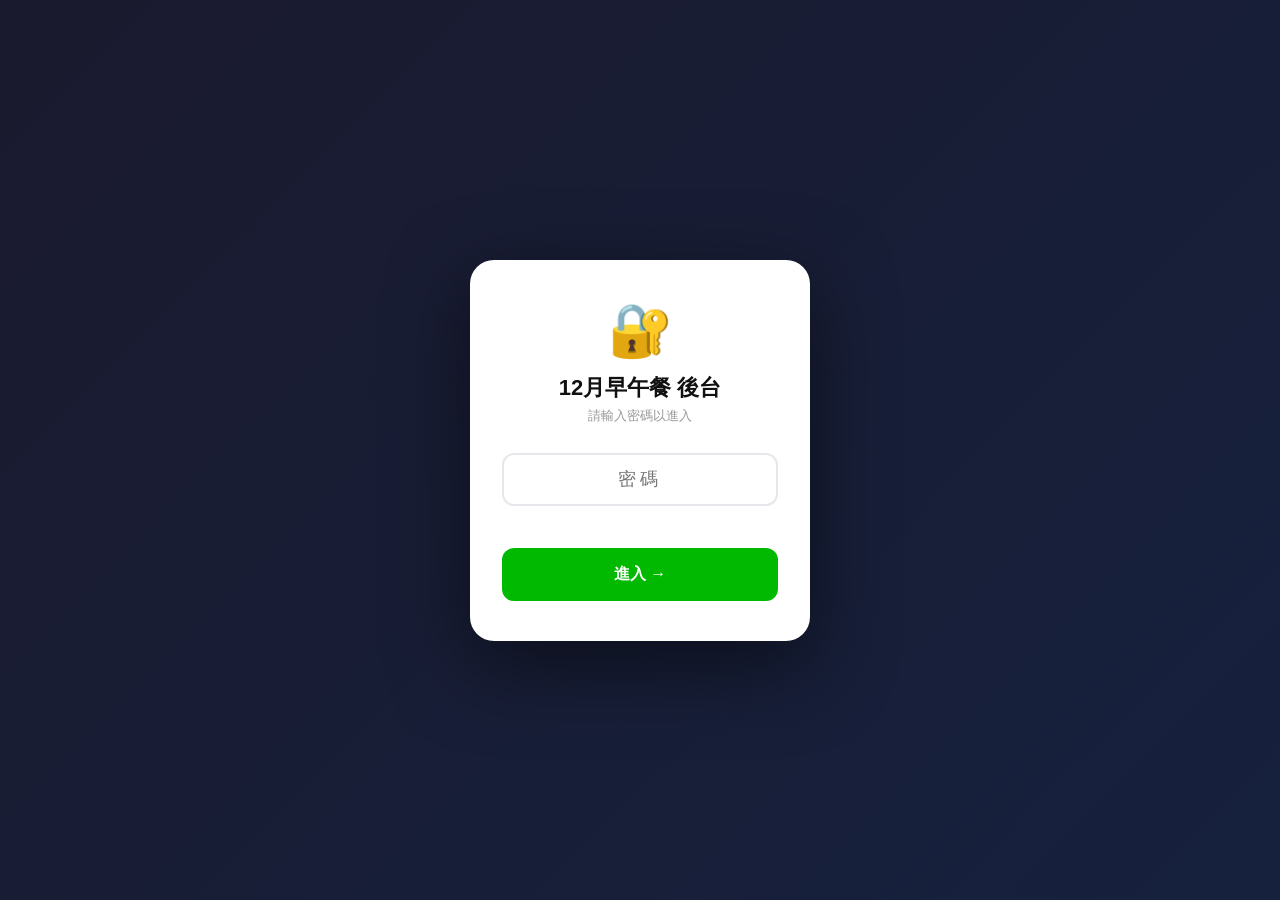
<file: orders.html>
<!DOCTYPE html>
<html lang="zh-TW">

<head>
  <meta charset="UTF-8" />
  <meta name="viewport" content="width=device-width, initial-scale=1.0" />
  <title>12月早午餐 Dashboard</title>
  <style>
    :root {
      --primary: #00b900;
      --brand-yellow: #ffcc00;
      --brand-red: #d32f2f;
      --bg: #f0f2f5;
      --card: #ffffff;
      --muted: #6b7280;
      --border: #e5e7eb;
    }

    * {
      box-sizing: border-box;
    }

    body {
      margin: 0;
      font-family: -apple-system, sans-serif;
      background: var(--bg);
    }

    .app {
      height: 100vh;
      display: flex;
      flex-direction: column;
    }

    .topbar {
      display: flex;
      align-items: center;
      justify-content: space-between;
      gap: 12px;
      padding: 14px 16px;
      background: var(--card);
      border-bottom: 1px solid #eee;
    }

    .brand {
      display: flex;
      align-items: baseline;
      gap: 10px;
    }

    .brand-title {
      font-weight: 1000;
      font-size: 22px;
    }

    .brand-sub {
      color: var(--muted);
      font-size: 15px;
      font-weight: 800;
    }

    .tabs {
      display: flex;
      gap: 10px;
      align-items: center;
    }

    .tab {
      border: 1px solid var(--border);
      background: #fff;
      padding: 12px 18px;
      border-radius: 999px;
      font-weight: 1000;
      cursor: pointer;
      font-size: 16px;
    }

    .tab.active {
      border-color: var(--primary);
      color: var(--primary);
      border-width: 2px;
    }

    .mini-btn {
      border: 1px solid var(--border);
      background: #fff;
      color: #111827;
      border-radius: 999px;
      padding: 10px 14px;
      font-size: 14px;
      font-weight: 1000;
      cursor: pointer;
      white-space: nowrap;
    }

    .status-pill {
      padding: 10px 14px;
      border-radius: 999px;
      background: #f3f4f6;
      font-size: 15px;
      color: #111827;
      white-space: nowrap;
      font-weight: 900;
    }

    .content {
      flex: 1;
      min-height: 0;
      padding: 14px 16px;
    }

    .split {
      display: grid;
      grid-template-columns: 1fr 1fr;
      gap: 14px;
      height: 100%;
    }

    .panel {
      background: var(--card);
      border: 1px solid #eee;
      border-radius: 16px;
      display: flex;
      flex-direction: column;
      min-height: 0;
      overflow: hidden;
    }

    .panel-header {
      padding: 16px 18px;
      border-bottom: 1px solid #eee;
      display: flex;
      justify-content: space-between;
      align-items: center;
    }

    .panel-title {
      font-weight: 1100;
      font-size: 20px;
    }

    .panel-sub {
      color: var(--muted);
      font-size: 14px;
      font-weight: 900;
      margin-top: 4px;
    }

    .panel-body {
      padding: 12px;
      overflow: auto;
      min-height: 0;
      display: flex;
      flex-direction: column;
      gap: 12px;
    }

    .badge {
      display: inline-flex;
      align-items: center;
      padding: 6px 12px;
      border-radius: 999px;
      font-size: 14px;
      font-weight: 1100;
      background: #f3f4f6;
      color: #111827;
    }

    .badge.new {
      background: rgba(211, 47, 47, 0.12);
      color: var(--brand-red);
    }

    .badge.wait {
      background: rgba(255, 204, 0, 0.18);
      color: #7a5a00;
    }

    .badge.done {
      background: rgba(0, 185, 0, 0.12);
      color: var(--primary);
    }

    .tile {
      border: 1px solid var(--border);
      border-radius: 16px;
      padding: 16px;
      display: grid;
      grid-template-columns: 1fr auto;
      gap: 14px;
      cursor: pointer;
      background: #fff;
    }

    .tile.new {
      border-color: rgba(211, 47, 47, 0.35);
      box-shadow: 0 0 0 3px rgba(211, 47, 47, 0.08) inset;
    }

    .tile-top {
      display: flex;
      flex-wrap: wrap;
      gap: 10px 12px;
      align-items: baseline;
    }

    .tile-customer {
      font-weight: 1100;
      font-size: 18px;
    }

    .tile-meta {
      color: var(--muted);
      font-size: 14px;
      font-weight: 900;
    }

    .tile-items {
      margin-top: 8px;
      color: #111827;
      font-size: 16px;
      line-height: 1.45;
      display: -webkit-box;
      -webkit-line-clamp: 2;
      -webkit-box-orient: vertical;
      overflow: hidden;
      white-space: pre-line;
    }

    .tile-actions {
      display: flex;
      flex-direction: column;
      gap: 10px;
      justify-content: center;
      min-width: 180px;
    }

    .btn {
      border: none;
      padding: 16px;
      border-radius: 14px;
      font-weight: 1100;
      font-size: 18px;
      cursor: pointer;
      transition: transform 0.05s ease, opacity 0.2s ease;
    }

    .btn:active {
      transform: scale(0.99);
    }

    .btn-primary {
      background: var(--primary);
      color: #fff;
    }

    .btn-yellow {
      background: var(--brand-yellow);
      color: #1f2937;
    }

    .btn-danger {
      background: var(--brand-red);
      color: #fff;
    }

    .btn-ghost {
      background: #f3f4f6;
      color: #111827;
    }

    .btn-block {
      width: 100%;
    }

    /* Fullscreen new order alert */
    .new-alert {
      position: fixed;
      inset: 0;
      z-index: 2000;
      display: none;
      align-items: center;
      justify-content: center;
      background: linear-gradient(135deg, rgba(211, 47, 47, 0.97), rgba(255, 204, 0, 0.92));
      padding: 20px;
      text-align: center;
    }

    .new-alert-box {
      width: min(680px, 96vw);
      background: rgba(255, 255, 255, 0.92);
      border: 2px solid rgba(255, 255, 255, 0.55);
      border-radius: 22px;
      padding: 22px;
      box-shadow: 0 20px 60px rgba(0, 0, 0, 0.3);
    }

    .new-alert-title {
      font-size: 34px;
      font-weight: 1200;
      margin: 0;
      color: #111827;
    }

    .new-alert-sub {
      margin-top: 10px;
      color: #111827;
      font-weight: 1000;
      font-size: 14px;
      opacity: 0.75;
    }

    .new-alert-actions {
      margin-top: 16px;
      display: grid;
      grid-template-columns: 1fr;
      gap: 10px;
    }

    /* Modal */
    .modal {
      display: none;
      position: fixed;
      inset: 0;
      background: rgba(0, 0, 0, 0.6);
      z-index: 2100;
      justify-content: center;
      align-items: center;
      padding: 20px;
    }

    .modal-content {
      background: #fff;
      border-radius: 20px;
      width: min(860px, 96vw);
      max-height: 88vh;
      overflow: auto;
      padding: 24px;
    }

    .modal-title {
      display: flex;
      justify-content: space-between;
      align-items: center;
      gap: 12px;
    }

    .modal-title h3 {
      margin: 0;
      font-weight: 1100;
      font-size: 28px;
    }

    .modal-close {
      cursor: pointer;
      font-weight: 1200;
      font-size: 26px;
      padding: 10px 18px;
      border-radius: 12px;
      background: #f3f4f6;
    }

    .detail-grid {
      display: grid;
      grid-template-columns: 1fr 1fr;
      gap: 14px;
      margin-top: 18px;
    }

    .detail-box {
      border: 1px solid var(--border);
      border-radius: 14px;
      padding: 16px;
      background: #fff;
    }

    .detail-label {
      color: var(--muted);
      font-size: 16px;
      font-weight: 1100;
    }

    .detail-value {
      margin-top: 10px;
      font-size: 24px;
      font-weight: 1100;
      color: #111827;
    }

    .mono {
      font-family: ui-monospace, SFMono-Regular, Menlo, Monaco, Consolas, "Liberation Mono", "Courier New", monospace;
      font-weight: 1000;
      font-size: 26px;
    }

    .detail-content {
      margin-top: 18px;
      border: 1px solid var(--border);
      border-radius: 16px;
      padding: 18px;
      background: #fff;
      white-space: pre-line;
      line-height: 1.6;
      font-size: 22px;
    }

    .detail-lines {
      display: flex;
      flex-direction: column;
      gap: 12px;
    }

    .detail-line {
      padding: 16px 16px;
      border: 1px solid rgba(229, 231, 235, 0.9);
      border-radius: 14px;
      background: #fff;
      white-space: pre-wrap;
      line-height: 1.6;
      font-size: 24px;
    }

    .detail-line.primary {
      border-color: rgba(0, 185, 0, 0.25);
      background: rgba(0, 185, 0, 0.05);
      font-weight: 1100;
    }

    .detail-line.sub {
      border-color: rgba(211, 47, 47, 0.18);
      background: rgba(211, 47, 47, 0.03);
      padding-left: 14px;
    }

    .modal-actions {
      margin-top: 12px;
      display: grid;
      grid-template-columns: 1fr 1fr 1fr;
      gap: 10px;
    }

    .modal-actions.two {
      grid-template-columns: 1fr 1fr;
    }

    .checkbox-grid {
      display: grid;
      grid-template-columns: repeat(3, 1fr);
      gap: 16px;
      margin-top: 16px;
    }

    .checkbox-label {
      display: flex;
      align-items: center;
      gap: 12px;
      font-size: 22px;
      cursor: pointer;
      color: #111827;
      font-weight: 1000;
    }

    .checkbox-label input {
      width: 32px;
      height: 32px;
      margin: 0;
      cursor: pointer;
      accent-color: var(--primary);
    }

    @media (max-width: 960px) {
      .split {
        grid-template-columns: 1fr;
      }

      .tile-actions {
        min-width: 140px;
      }
    }
  </style>
</head>

<body>

  <!-- ====== LOGIN OVERLAY ====== -->
  <div id="auth-overlay"
    style="display:none; position:fixed; inset:0; background:linear-gradient(135deg,#1a1a2e 0%,#16213e 100%); z-index:99999; align-items:center; justify-content:center;">
    <div
      style="background:#fff; border-radius:24px; padding:40px 32px; width:90%; max-width:340px; text-align:center; box-shadow:0 24px 80px rgba(0,0,0,0.5);">
      <div style="font-size:52px; margin-bottom:12px;">🔐</div>
      <div style="font-size:22px; font-weight:900; color:#111; margin-bottom:4px;">12月早午餐 後台</div>
      <div style="font-size:13px; color:#999; margin-bottom:28px;">請輸入密碼以進入</div>
      <input type="password" id="auth-pw-input" placeholder="密碼"
        style="width:100%; padding:14px; border:2px solid #e5e7eb; border-radius:12px; font-size:18px; text-align:center; outline:none; font-family:inherit; box-sizing:border-box; letter-spacing:4px;"
        onkeydown="if(event.key==='Enter') doLogin()">
      <div id="auth-error" style="color:#d32f2f; font-size:13px; font-weight:800; margin-top:10px; min-height:18px;">
      </div>
      <button onclick="doLogin()" id="auth-login-btn"
        style="width:100%; margin-top:14px; background:var(--primary); color:white; border:none; padding:16px; border-radius:12px; font-size:16px; font-weight:900; cursor:pointer; transition:opacity 0.2s;">
        進入 →
      </button>
    </div>
  </div>

  <!-- ====== SETTINGS MODAL ====== -->
  <div id="settings-modal"
    style="display:none; position:fixed; inset:0; background:rgba(0,0,0,0.6); z-index:9998; align-items:center; justify-content:center;">
    <div
      style="background:#fff; border-radius:20px; padding:28px; width:90%; max-width:400px; box-shadow:0 12px 40px rgba(0,0,0,0.3);">
      <div style="display:flex; justify-content:space-between; align-items:center; margin-bottom:20px;">
        <span style="font-size:18px; font-weight:900;">⚙️ 設定</span>
        <span onclick="closeSettings()" style="cursor:pointer; font-size:22px; color:#999;">✕</span>
      </div>

      <!-- Change Password -->
      <div style="background:#f9fafb; border-radius:14px; padding:16px; margin-bottom:14px;">
        <div style="font-weight:900; font-size:15px; margin-bottom:12px;">🔑 更換密碼</div>
        <input type="password" id="chpw-current" placeholder="目前密碼"
          style="width:100%; padding:10px; border:1px solid #ddd; border-radius:8px; margin-bottom:8px; font-size:14px; box-sizing:border-box; font-family:inherit;">
        <input type="password" id="chpw-new" placeholder="新密碼"
          style="width:100%; padding:10px; border:1px solid #ddd; border-radius:8px; margin-bottom:8px; font-size:14px; box-sizing:border-box; font-family:inherit;">
        <input type="password" id="chpw-confirm" placeholder="確認新密碼"
          style="width:100%; padding:10px; border:1px solid #ddd; border-radius:8px; margin-bottom:8px; font-size:14px; box-sizing:border-box; font-family:inherit;">
        <div id="chpw-msg" style="font-size:13px; font-weight:800; min-height:16px; margin-bottom:8px;"></div>
        <button onclick="doChangePassword()"
          style="width:100%; padding:10px; background:var(--primary); color:#fff; border:none; border-radius:8px; font-weight:900; cursor:pointer; font-size:14px;">儲存新密碼</button>
      </div>

      <!-- Temp Link -->
      <div style="background:#f9fafb; border-radius:14px; padding:16px;">
        <div style="font-weight:900; font-size:15px; margin-bottom:12px;">🔗 生成臨時連結</div>
        <div style="display:flex; gap:8px; margin-bottom:8px;">
          <select id="templink-hours"
            style="flex:1; padding:10px; border:1px solid #ddd; border-radius:8px; font-size:14px; font-family:inherit;">
            <option value="2">2 小時</option>
            <option value="6">6 小時</option>
            <option value="24" selected>24 小時</option>
            <option value="72">3 天</option>
            <option value="168">7 天</option>
          </select>
          <button onclick="doCreateTempLink()"
            style="padding:10px 16px; background:#3b82f6; color:#fff; border:none; border-radius:8px; font-weight:900; cursor:pointer; font-size:14px;">生成</button>
        </div>
        <div id="templink-result"
          style="font-size:12px; word-break:break-all; background:#eff6ff; padding:10px; border-radius:8px; display:none;">
          <div style="font-weight:900; margin-bottom:4px; color:#1d4ed8;">临時連結（點擊復製）：</div>
          <div id="templink-url" style="color:#1e40af; cursor:pointer; text-decoration:underline;"
            onclick="copyTempLink()"></div>
          <div id="templink-expiry" style="color:#6b7280; margin-top:4px;"></div>
        </div>
      </div>

      <button onclick="doLogout()"
        style="width:100%; margin-top:14px; padding:10px; background:#fee2e2; color:#d32f2f; border:none; border-radius:10px; font-weight:900; cursor:pointer; font-size:14px;">🚪
        登出</button>
    </div>
  </div>
  <div class="app">
    <div class="topbar">
      <div class="brand">
        <div class="brand-title">🥖 12月早午餐</div>
        <div class="brand-sub">Live orders</div>
      </div>
      <div class="tabs">
        <button class="tab active" id="tab-live" onclick="switchTab('live')">Live</button>
        <button class="tab" id="tab-history" onclick="switchTab('history')">歷史訂單</button>
        <button class="tab" id="tab-menu" onclick="switchTab('menu')" style="color: var(--brand-red);">菜單管理</button>
        <button class="mini-btn" onclick="testSound()">Test Sound</button>
        <button class="mini-btn" onclick="openSettings()" style="background:#f3f4f6;">⚙️</button>
      </div>
    </div>

    <div class="content" id="view-live">
      <div class="split">
        <div class="panel">
          <div class="panel-header">
            <div>
              <div class="panel-title">準備中</div>
              <div class="panel-sub">按取餐時間排序</div>
            </div>
            <div class="badge wait" id="count-left">0</div>
          </div>
          <div class="panel-body" id="list-left">
            <div style="text-align:center; padding: 22px; color:#999;">載入中...</div>
          </div>
        </div>

        <div class="panel">
          <div class="panel-header">
            <div>
              <div class="panel-title">待領取</div>
              <div class="panel-sub">已完成</div>
            </div>
            <div class="badge done" id="count-right">0</div>
          </div>
          <div class="panel-body" id="list-right">
            <div style="text-align:center; padding: 22px; color:#999;">無</div>
          </div>
        </div>
      </div>
    </div>

    <div class="content" id="view-history" style="display:none;">
      <div class="panel" style="height: 100%;">
        <div class="panel-header">
          <div>
            <div class="panel-title">歷史訂單</div>
            <div class="panel-sub">按日期</div>
          </div>
        </div>
        <div class="panel-body" id="list-history">
          <div style="text-align:center; padding: 22px; color:#999;">載入中...</div>
        </div>
      </div>
    </div>

    <!-- Menu Editor View -->
    <div class="content" id="view-menu" style="display:none;">
      <div class="split" style="grid-template-columns: 280px 1fr;">
        <div class="panel">
          <div class="panel-header">
            <div>
              <div class="panel-title">菜單分類</div>
              <div class="panel-sub">選擇以編輯價格</div>
            </div>
            <button class="mini-btn" onclick="loadMenuData()">重整</button>
          </div>
          <div class="panel-body" id="menu-categories" style="padding: 0; background: #fff;">
            <!-- Categories rendered here -->
          </div>
        </div>

        <div class="panel">
          <div class="panel-header">
            <div>
              <div class="panel-title" id="menu-editor-title">分類項目</div>
              <div class="panel-sub">編輯價格 (留白表示隱藏)</div>
            </div>
            <div>
              <button class="btn btn-yellow" style="padding: 8px 16px; font-size: 14px;" onclick="addNewMenuItem()">+
                新增項目</button>
              <button class="btn btn-primary" style="padding: 8px 16px; font-size: 14px; margin-left: 8px;"
                onclick="saveMenuData()">儲存變更</button>
            </div>
          </div>
          <div class="panel-body" id="menu-editor-body" style="background: #f9fafb;">
            <div style="text-align:center; padding: 22px; color:#999;">請先從左側選擇分類</div>
          </div>
        </div>
      </div>
    </div>
  </div>

  <!-- Fullscreen new order alert -->
  <div class="new-alert" id="new-alert">
    <div class="new-alert-box">
      <h1 class="new-alert-title" id="new-alert-title">1 單 新訂單</h1>
      <div class="new-alert-sub">點擊 “Review 訂單” 查看詳細並接單</div>
      <div class="new-alert-actions">
        <button class="btn btn-primary btn-block" onclick="reviewNextNewOrder()">Review 訂單</button>
        <button class="btn btn-ghost btn-block" onclick="dismissNewAlert()">稍後</button>
      </div>
    </div>
  </div>

  <!-- Review modal -->
  <div id="reviewModal" class="modal">
    <div class="modal-content">
      <div class="modal-title">
        <h3 style="display:flex; align-items:center;">Review 訂單</h3>
        <div class="modal-close" onclick="closeModal()">✕</div>
      </div>

      <div class="detail-grid">
        <div class="detail-box">
          <div class="detail-label">訂單 / Order</div>
          <div class="detail-value mono" id="review-order-key">-</div>
        </div>
        <div class="detail-box">
          <div class="detail-label">LINE 顧客 / Buyer</div>
          <div class="detail-value" id="review-customer">-</div>
        </div>
        <div class="detail-box">
          <div class="detail-label">取餐時間</div>
          <div class="detail-value" id="review-pickup">-</div>
        </div>
        <div class="detail-box">
          <div class="detail-label">剩餘時間</div>
          <div class="detail-value" id="review-eta" style="color: var(--brand-red);">-</div>
        </div>
        <div class="detail-box">
          <div class="detail-label">狀態</div>
          <div class="detail-value" id="review-status">-</div>
        </div>
      </div>

      <div class="detail-content" id="review-content">-</div>

      <div class="modal-actions" id="review-actions">
        <button class="btn btn-primary" onclick="reviewAccept(this)">接單</button>
        <button class="btn btn-yellow" onclick="reviewOpenChange()">需要更改</button>
        <button class="btn btn-danger" onclick="reviewOpenReject()">無法接單</button>
      </div>

      <div class="modal-actions" id="review-actions-accepted" style="display:none;">
        <button class="btn btn-primary" onclick="markReadyFromReview(this)">準備好了</button>
        <button class="btn btn-danger"
          onclick="if(confirm('您確定要取消此訂單嗎？不會通知客戶。')){ updateStatus(reviewingOrder.key, 'REJECTED', { reason: '取消並不回復客戶' }, this).then(() => closeModal()); }">取消訂單</button>
        <button class="btn btn-ghost" onclick="closeModal()">關閉</button>
      </div>

      <div class="modal-actions" id="review-actions-done" style="display:none;">
        <button class="btn btn-primary"
          onclick="updateStatus(reviewingOrder.key, 'PICKED_UP', {}, this).then(() => closeModal());">已取餐</button>
        <button class="btn btn-danger"
          onclick="if(confirm('您確定要取消此訂單嗎？不會通知客戶。')){ updateStatus(reviewingOrder.key, 'REJECTED', { reason: '取消並不回復客戶' }, this).then(() => closeModal()); }">取消訂單</button>
        <button class="btn btn-ghost" onclick="closeModal()">關閉</button>
      </div>

      <div class="modal-actions" id="review-actions-waiting" style="display:none;">
        <button class="btn btn-primary" onclick="reviewAccept(this)">接單</button>
        <button class="btn btn-danger" onclick="reviewForceCancel(this)">取消訂單</button>
        <button class="btn btn-ghost" onclick="closeModal()">關閉</button>
      </div>
    </div>
  </div>

  <!-- Change modal -->
  <div id="changeModal" class="modal">
    <div class="modal-content">
      <div class="modal-title">
        <h3>需要更改</h3>
        <div class="modal-close" onclick="closeModal()">✕</div>
      </div>
      <label style="display:block; margin-top: 10px; font-weight: 1100; font-size: 20px;">原因 / 建議:</label>
      <select id="change-reason"
        style="width:100%; padding: 16px; margin-top: 10px; border-radius: 12px; border: 1px solid var(--border); font-size: 22px;"
        onchange="onChangeReasonChange()">
        <option value="時間需調整">時間太趕，需延後</option>
        <option value="口味售完">該口味已售完</option>
      </select>
      <textarea id="change-note" rows="3" placeholder="建議時間 (例如: 11:00)"
        style="width:100%; padding: 16px; margin-top: 16px; border-radius: 12px; border: 1px solid var(--border); font-size: 22px;"></textarea>

      <div id="change-items-div" style="display: none;">
        <div style="margin-top: 16px; font-weight: 1000; font-size: 18px; margin-bottom: 12px;">選擇已售完或缺貨的品項 :</div>

        <div style="font-weight: 900; font-size: 16px; margin-bottom: 8px; color: #555;">🍞 麵包 / 餅皮</div>
        <div class="checkbox-grid" style="margin-top: 0; margin-bottom: 16px;">
          <label class="checkbox-label"><input type="checkbox" value="吐司" class="sold-item"> 吐司</label>
          <label class="checkbox-label"><input type="checkbox" value="漢堡" class="sold-item"> 漢堡</label>
          <label class="checkbox-label"><input type="checkbox" value="滿福堡" class="sold-item"> 滿福堡</label>
          <label class="checkbox-label"><input type="checkbox" value="乳酪堡" class="sold-item"> 乳酪堡</label>
          <label class="checkbox-label"><input type="checkbox" value="可頌" class="sold-item"> 可頌</label>
          <label class="checkbox-label"><input type="checkbox" value="厚片" class="sold-item"> 厚片</label>
          <label class="checkbox-label"><input type="checkbox" value="蛋餅" class="sold-item"> 蛋餅</label>
          <label class="checkbox-label"><input type="checkbox" value="蔥抓餅" class="sold-item"> 蔥抓餅</label>
        </div>

        <div style="font-weight: 900; font-size: 16px; margin-bottom: 8px; color: #555;">🥩 主食 / 肉類</div>
        <div class="checkbox-grid" style="margin-top: 0; margin-bottom: 16px;">
          <label class="checkbox-label"><input type="checkbox" value="煎蛋" class="sold-item"> 煎蛋</label>
          <label class="checkbox-label"><input type="checkbox" value="火腿" class="sold-item"> 火腿</label>
          <label class="checkbox-label"><input type="checkbox" value="香雞" class="sold-item"> 香雞</label>
          <label class="checkbox-label"><input type="checkbox" value="培根" class="sold-item"> 培根</label>
          <label class="checkbox-label"><input type="checkbox" value="豬排" class="sold-item"> 豬排</label>
          <label class="checkbox-label"><input type="checkbox" value="厚牛" class="sold-item"> 厚牛</label>
          <label class="checkbox-label"><input type="checkbox" value="卡拉雞" class="sold-item"> 卡拉雞</label>
        </div>

        <div style="font-weight: 900; font-size: 16px; margin-bottom: 8px; color: #555;">🍝 麵類 / 飯類 / 沙拉</div>
        <div class="checkbox-grid" style="margin-top: 0; margin-bottom: 16px;">
          <label class="checkbox-label"><input type="checkbox" value="義大利麵" class="sold-item"> 義大利麵</label>
          <label class="checkbox-label"><input type="checkbox" value="燉飯" class="sold-item"> 燉飯</label>
          <label class="checkbox-label"><input type="checkbox" value="蛋包飯" class="sold-item"> 蛋包飯</label>
          <label class="checkbox-label"><input type="checkbox" value="炒泡麵" class="sold-item"> 炒泡麵</label>
          <label class="checkbox-label"><input type="checkbox" value="沙拉" class="sold-item"> 沙拉</label>
          <label class="checkbox-label"><input type="checkbox" value="鬆餅" class="sold-item"> 鬆餅</label>
        </div>

        <div style="font-weight: 900; font-size: 16px; margin-bottom: 8px; color: #555;">🥤 飲品 & 加料</div>
        <div class="checkbox-grid" style="margin-top: 0;">
          <label class="checkbox-label"><input type="checkbox" value="起司" class="sold-item"> 起司</label>
          <label class="checkbox-label"><input type="checkbox" value="豆漿" class="sold-item"> 豆漿</label>
          <label class="checkbox-label"><input type="checkbox" value="紅茶" class="sold-item"> 紅茶</label>
          <label class="checkbox-label"><input type="checkbox" value="咖啡" class="sold-item"> 咖啡</label>
          <label class="checkbox-label"><input type="checkbox" value="奶茶" class="sold-item"> 奶茶</label>
          <label class="checkbox-label"><input type="checkbox" value="果醬" class="sold-item"> 果醬</label>
        </div>
      </div>

      <div class="modal-actions two" style="margin-top: 16px;">
        <button class="btn btn-yellow" onclick="confirmAction('CHANGE', this)">傳送建議</button>
        <button class="btn btn-ghost" onclick="closeModal()">取消</button>
      </div>
    </div>
  </div>

  <!-- Reject modal -->
  <div id="rejectModal" class="modal">
    <div class="modal-content">
      <div class="modal-title">
        <h3>無法接單</h3>
        <div class="modal-close" onclick="closeModal()">✕</div>
      </div>
      <select id="reject-reason"
        style="width:100%; padding: 16px; margin-top: 16px; border-radius: 12px; border: 1px solid var(--border); font-size: 22px;">
        <option value="今日已售完">今日已售完</option>
        <option value="訂單過多">訂單過多，暫不接單</option>
        <option value="已過營業時間">已過營業時間</option>
        <option value="取消並不回復客戶">取消並不回復客戶</option>
      </select>
      <div class="modal-actions two">
        <button class="btn btn-danger" onclick="confirmAction('REJECT', this)">確認拒絕</button>
        <button class="btn btn-ghost" onclick="closeModal()">取消</button>
      </div>
    </div>
  </div>

  <script>
    const WORKER_BASE = "https://12cuobian.thuanmnc.workers.dev";

    // ====== AUTH ======
    async function checkAuth() {
      const overlay = document.getElementById("auth-overlay");
      const errEl = document.getElementById("auth-error");
      overlay.style.display = "flex";

      // 1. Check URL temp token
      const urlParams = new URLSearchParams(window.location.search);
      const token = urlParams.get("t");
      if (token) {
        try {
          const res = await fetch(`${WORKER_BASE}/api/auth/templink?t=${encodeURIComponent(token)}&_t=${Date.now()}`);
          const data = await res.json();
          if (data.ok) {
            grantAccess();
            return;
          } else {
            // Link expired or invalid - FORCE LOGOUT
            sessionStorage.removeItem("brunch_auth");
            errEl.innerText = "此臨時連結已過期或無效";
            setTimeout(() => document.getElementById("auth-pw-input").focus(), 100);
            return;
          }
        } catch (e) {
          console.error("Auth check failed", e);
        }
      }

      // 2. Check sessionStorage (already logged in this tab)
      if (sessionStorage.getItem("brunch_auth") === "1") {
        grantAccess();
        return;
      }

      // Show login overlay
      setTimeout(() => document.getElementById("auth-pw-input").focus(), 100);
    }

    function grantAccess() {
      sessionStorage.setItem("brunch_auth", "1");
      const overlay = document.getElementById("auth-overlay");
      overlay.style.display = "none";
    }

    async function doLogin() {
      const pw = document.getElementById("auth-pw-input").value;
      const errEl = document.getElementById("auth-error");
      const btn = document.getElementById("auth-login-btn");
      if (!pw) { errEl.innerText = "請輸入密碼"; return; }
      btn.innerText = "驗證中..."; btn.disabled = true;
      try {
        const res = await fetch(`${WORKER_BASE}/api/auth`, {
          method: "POST", headers: { "Content-Type": "application/json" },
          body: JSON.stringify({ password: pw })
        });
        const data = await res.json();
        if (data.ok) { grantAccess(); }
        else { errEl.innerText = "密碼錯誤，請重試"; document.getElementById("auth-pw-input").value = ""; }
      } catch (e) { errEl.innerText = "網路錯誤，請重試"; }
      btn.innerText = "進入 →"; btn.disabled = false;
    }

    function doLogout() {
      sessionStorage.removeItem("brunch_auth");
      window.location.reload();
    }

    function openSettings() {
      const m = document.getElementById("settings-modal");
      m.style.display = "flex";
      // Reset fields
      ["chpw-current", "chpw-new", "chpw-confirm"].forEach(id => document.getElementById(id).value = "");
      document.getElementById("chpw-msg").innerText = "";
      document.getElementById("templink-result").style.display = "none";
    }
    function closeSettings() { document.getElementById("settings-modal").style.display = "none"; }

    async function doChangePassword() {
      const current = document.getElementById("chpw-current").value;
      const newPw = document.getElementById("chpw-new").value;
      const confirm = document.getElementById("chpw-confirm").value;
      const msg = document.getElementById("chpw-msg");
      if (!current || !newPw) { msg.style.color = "#d32f2f"; msg.innerText = "請填寫所有欄位"; return; }
      if (newPw !== confirm) { msg.style.color = "#d32f2f"; msg.innerText = "新密碼不一致"; return; }
      if (newPw.length < 4) { msg.style.color = "#d32f2f"; msg.innerText = "密碼至少4碼"; return; }
      try {
        const res = await fetch(`${WORKER_BASE}/api/auth/change`, {
          method: "POST", headers: { "Content-Type": "application/json" },
          body: JSON.stringify({ current, newPassword: newPw })
        });
        const data = await res.json();
        if (data.ok) { msg.style.color = "#00b900"; msg.innerText = "密碼已更新！"; }
        else { msg.style.color = "#d32f2f"; msg.innerText = data.error || "失敗"; }
      } catch (e) { msg.style.color = "#d32f2f"; msg.innerText = "網路錯誤"; }
    }

    let _tempLinkPw = null;
    async function doCreateTempLink() {
      // Re-use the session to get password - ask for it once
      const pw = prompt("請輸入目前密碼以生成臨時連結：");
      if (!pw) return;
      const hours = parseInt(document.getElementById("templink-hours").value);
      try {
        const res = await fetch(`${WORKER_BASE}/api/auth/templink`, {
          method: "POST", headers: { "Content-Type": "application/json" },
          body: JSON.stringify({ password: pw, hours })
        });
        const data = await res.json();
        if (!data.ok) { alert("密碼錯誤"); return; }
        const url = `${window.location.origin}${window.location.pathname}?t=${data.token}`;
        document.getElementById("templink-url").innerText = url;
        const expiry = new Date(Date.now() + data.hours * 3600000);
        document.getElementById("templink-expiry").innerText = `有效至：${expiry.toLocaleString("zh-TW")}`;
        document.getElementById("templink-result").style.display = "block";
      } catch (e) { alert("生成失敗"); }
    }

    function copyTempLink() {
      const url = document.getElementById("templink-url").innerText;
      navigator.clipboard.writeText(url).then(() => alert("已復製連結！"));
    }

    // Run auth check on page load
    checkAuth();


    let latestOrders = [];
    let pendingNewOrders = [];
    let reviewingOrder = null;
    let currentOrderKey = null;
    let activeTab = "live";
    let newAlertSnoozeUntilMs = 0;
    let snoozedNewOrderKeys = new Set();
    let localOverrides = {};
    const historyExpandedDates = new Set(); // persists toggle state across re-renders
    let historyInitialized = false;

    const knownOrderKeys = new Set();
    const processingKeys = new Set();
    let isFirstLoad = true;
    let soundUnlocked = false;
    let audioCtx = null;
    let alarmIntervalId = null;
    let alarmTimeoutIds = [];

    // Unlock audio after a user gesture (Chrome autoplay policy)
    async function unlockSound() {
      soundUnlocked = true;
      try {
        const AudioContextCtor = window.AudioContext || window.webkitAudioContext;
        if (!AudioContextCtor) return;
        if (!audioCtx) audioCtx = new AudioContextCtor();
        if (audioCtx.state === "suspended") await audioCtx.resume();
      } catch (e) {
        console.error("unlockSound failed:", e);
      }
    }
    document.addEventListener("click", unlockSound, { once: true });
    document.addEventListener("touchstart", unlockSound, { once: true });
    document.addEventListener("keydown", unlockSound, { once: true });

    function escapeHtml(s) {
      return String(s ?? "")
        .replace(/&/g, "&amp;")
        .replace(/</g, "&lt;")
        .replace(/>/g, "&gt;")
        .replace(/"/g, "&quot;")
        .replace(/'/g, "&#039;");
    }

    function parsePickupTimeMs(timeStr) {
      if (!timeStr || typeof timeStr !== "string") return NaN;
      const m = timeStr.match(/^(\d{4}-\d{2}-\d{2})\s+(\d{2}:\d{2})/);
      if (!m) return NaN;
      const iso = `${m[1]}T${m[2]}:00`;
      const ms = new Date(iso).getTime();
      return Number.isNaN(ms) ? NaN : ms;
    }

    function sortByPickupTimeAsc(a, b) {
      const at = parsePickupTimeMs(a?.time);
      const bt = parsePickupTimeMs(b?.time);
      if (Number.isNaN(at) || Number.isNaN(bt)) return (a?.createdAt || 0) - (b?.createdAt || 0);
      return at - bt;
    }

    function formatEta(timeStr) {
      const target = parsePickupTimeMs(timeStr);
      if (Number.isNaN(target)) return "-";
      const diffMs = target - Date.now();
      const diffMin = Math.round(diffMs / 60000);
      if (diffMin <= 0) return `已到 / ${Math.abs(diffMin)} 分鐘前`;
      if (diffMin < 60) return `剩 ${diffMin} 分鐘`;
      const h = Math.floor(diffMin / 60);
      const m = diffMin % 60;
      return `剩 ${h} 小時 ${m} 分`;
    }

    function shortItems(content) {
      if (!content) return "";
      const lines = String(content).split("\n").map(s => s.trim()).filter(Boolean);
      return lines.slice(0, 6).join("\n");
    }

    function switchTab(tab) {
      activeTab = tab;
      document.getElementById("tab-live").classList.toggle("active", tab === "live");
      document.getElementById("tab-history").classList.toggle("active", tab === "history");
      document.getElementById("tab-menu").classList.toggle("active", tab === "menu");
      document.getElementById("view-live").style.display = tab === "live" ? "block" : "none";
      document.getElementById("view-history").style.display = tab === "history" ? "block" : "none";
      document.getElementById("view-menu").style.display = tab === "menu" ? "block" : "none";

      if (tab === "menu" && !currentMenuData) {
        loadMenuData();
      } else if (tab !== "menu") {
        renderAll();
      }
    }

    // --- Dynamic Menu Editor Logic ---
    let currentMenuData = null;
    let activeCategoryIndex = -1;

    async function loadMenuData() {
      try {
        const res = await fetch(`${WORKER_BASE}/api/menu?_t=${Date.now()}`);
        if (!res.ok) throw new Error("Failed to load");
        currentMenuData = await res.json();
        renderMenuCategories();
        if (activeCategoryIndex >= 0) {
          renderMenuCategoryEditor(activeCategoryIndex);
        } else {
          document.getElementById('menu-editor-body').innerHTML = '<div style="text-align:center; padding: 22px; color:#999;">請先從左側選擇分類</div>';
          document.getElementById('menu-editor-title').innerText = '分類項目';
        }
      } catch (e) {
        alert("無法載入菜單資料：" + e.message);
      }
    }

    function renderMenuCategories() {
      const container = document.getElementById("menu-categories");
      container.innerHTML = "";
      if (!currentMenuData || !Array.isArray(currentMenuData)) return;

      currentMenuData.forEach((cat, index) => {
        const div = document.createElement("div");
        div.style.cssText = `
          padding: 16px; border-bottom: 1px solid #eee; cursor: pointer; font-weight: 1000; font-size: 18px;
          background: ${activeCategoryIndex === index ? '#f3f4f6' : '#fff'};
          border-left: 4px solid ${activeCategoryIndex === index ? 'var(--brand-red)' : 'transparent'};
          display: flex; justify-content: space-between; align-items: center;
        `;
        div.innerHTML = `
          <span>${escapeHtml(cat.title)}</span>
          <span style="font-size: 14px; font-weight: 900; color: var(--muted);">${cat.items.length} 項目</span>
        `;
        div.onclick = () => {
          activeCategoryIndex = index;
          renderMenuCategories();
          renderMenuCategoryEditor(index);
        };
        container.appendChild(div);
      });
    }

    function renderMenuCategoryEditor(index) {
      if (!currentMenuData || !currentMenuData[index]) return;
      const cat = currentMenuData[index];
      document.getElementById("menu-editor-title").innerText = cat.title + " (全部 " + cat.items.length + " 項)";

      const container = document.getElementById("menu-editor-body");
      container.innerHTML = "";

      let draggedItemIndex = null;

      cat.items.forEach((item, iIdx) => {
        const row = document.createElement("div");
        row.style.cssText = "background: #fff; border: 1px solid var(--border); border-radius: 12px; padding: 14px; margin-bottom: 12px; display: flex; flex-direction: column; gap: 10px; transition: opacity 0.2s; cursor: grab;";
        row.draggable = true;

        row.addEventListener("dragstart", (e) => {
          draggedItemIndex = iIdx;
          e.dataTransfer.effectAllowed = "move";
          setTimeout(() => row.style.opacity = "0.4", 0);
        });
        row.addEventListener("dragend", (e) => {
          row.style.opacity = "1";
        });
        row.addEventListener("dragover", (e) => {
          e.preventDefault();
          row.style.border = "2px dashed var(--primary)";
        });
        row.addEventListener("dragleave", (e) => {
          row.style.border = "1px solid var(--border)";
        });
        row.addEventListener("drop", (e) => {
          e.preventDefault();
          row.style.border = "1px solid var(--border)";
          if (draggedItemIndex !== null && draggedItemIndex !== iIdx) {
            syncMenuDataFromDOM();
            let arr = currentMenuData[index].items;
            const movedItem = arr.splice(draggedItemIndex, 1)[0];
            arr.splice(iIdx, 0, movedItem);
            renderMenuCategoryEditor(index);
          }
        });

        let priceInputsHtml = '';
        if (item.prices) {
          // Uses pricing array
          let descriptors = cat.sizes || cat.sauces || [];
          if (descriptors.length === 0) descriptors = item.prices.map((_, i) => "價格" + (i + 1));

          priceInputsHtml = `<div style="display:flex; gap: 8px; flex-wrap: wrap;">`;
          for (let i = 0; i < item.prices.length; i++) {
            const pVal = item.prices[i] !== null && item.prices[i] !== undefined ? item.prices[i] : "";
            const dLabel = descriptors[i] || "";
            priceInputsHtml += `<label style="display:flex; flex-direction:column; font-weight: 800; font-size:14px; color:#555;">
                  ${dLabel}
                  <input type="number" data-cidx="${index}" data-iidx="${iIdx}" data-pidx="${i}" value="${pVal}" placeholder="不販售" style="padding: 8px; width: 80px; border-radius: 8px; border: 1px solid #ccc; font-weight:800; font-family:inherit;">
                </label>`;
          }
          priceInputsHtml += `</div>`;
        } else {
          // Single price
          const pVal = item.price !== null && item.price !== undefined ? item.price : "";
          priceInputsHtml = `<label style="display:flex; flex-direction:column; font-weight: 800; font-size:14px; color:#555;">
              單價
              <input type="number" data-cidx="${index}" data-iidx="${iIdx}" value="${pVal}" placeholder="不販售" style="padding: 8px; width: 100px; border-radius: 8px; border: 1px solid #ccc; font-weight:800; font-family:inherit;">
            </label>`;
        }

        row.innerHTML = `
          <div style="display:flex; justify-content: space-between; align-items: center;">
            <div style="display:flex; align-items: center; gap: 8px;">
              <div style="color: #ccc; font-size: 24px; cursor: grab;">☰</div>
              <input type="text" value="${escapeHtml(item.name)}" data-name-cidx="${index}" data-name-iidx="${iIdx}" style="font-size: 18px; font-weight: 1000; color: #111; padding: 8px; border: 1px solid #ccc; border-radius: 8px; flex: 1; max-width: 250px;">
            </div>
            <button class="btn btn-ghost" style="padding: 6px 12px; color: var(--brand-red); font-size:14px;" onclick="removeMenuItem(${index}, ${iIdx})">刪除</button>
          </div>
          ${priceInputsHtml}
        `;
        container.appendChild(row);
      });
    }

    function removeMenuItem(cIdx, iIdx) {
      if (confirm("確定要刪除這個項目嗎?")) {
        currentMenuData[cIdx].items.splice(iIdx, 1);
        renderMenuCategoryEditor(cIdx);
      }
    }

    function addNewMenuItem() {
      if (activeCategoryIndex < 0 || !currentMenuData) return;
      syncMenuDataFromDOM(); // Sync first so we don't lose data on re-render
      const cat = currentMenuData[activeCategoryIndex];
      let newItem = { name: "新項目" };

      // Determine shape based on existing items
      if (cat.items.length > 0 && cat.items[0].prices) {
        newItem.prices = new Array(cat.items[0].prices.length).fill(null);
      } else {
        newItem.price = 0;
      }

      cat.items.unshift(newItem); // Add to the TOP instead of bottom
      renderMenuCategoryEditor(activeCategoryIndex);
    }

    function syncMenuDataFromDOM() {
      document.querySelectorAll('#menu-editor-body input[data-name-cidx]').forEach(inp => {
        const cIdx = parseInt(inp.getAttribute('data-name-cidx'));
        const iIdx = parseInt(inp.getAttribute('data-name-iidx'));
        currentMenuData[cIdx].items[iIdx].name = inp.value;
      });

      document.querySelectorAll('#menu-editor-body input[data-cidx]').forEach(inp => {
        const cIdx = parseInt(inp.getAttribute('data-cidx'));
        const iIdx = parseInt(inp.getAttribute('data-iidx'));
        const pIdxStr = inp.getAttribute('data-pidx');
        const val = inp.value.trim() === "" ? null : parseFloat(inp.value);

        if (pIdxStr !== null && pIdxStr !== undefined) {
          currentMenuData[cIdx].items[iIdx].prices[parseInt(pIdxStr)] = val;
        } else {
          currentMenuData[cIdx].items[iIdx].price = val;
        }
      });
    }

    async function saveMenuData() {
      if (!currentMenuData) return;
      if (!confirm("確定要儲存所有變更嗎？這會直接實時影響顧客端點餐頁面。")) return;

      syncMenuDataFromDOM();

      const btn = document.querySelector("#view-menu .panel-header .btn-primary");
      const oldText = btn.innerText;
      btn.innerText = "儲存中...";
      btn.disabled = true;

      try {
        const res = await fetch(`${WORKER_BASE}/api/menu`, {
          method: "POST",
          headers: { "Content-Type": "application/json" },
          body: JSON.stringify(currentMenuData)
        });
        if (!res.ok) throw new Error("API returned " + res.status);
        alert("儲存成功！");
        renderMenuCategories();
      } catch (e) {
        alert("儲存失敗：" + e.message);
      } finally {
        btn.innerText = oldText;
        btn.disabled = false;
      }
    }

    async function fetchOrders() {
      try {
        const response = await fetch(`${WORKER_BASE}/api/orders?_t=${Date.now()}`, { cache: "no-store" });
        if (!response.ok) throw new Error(`fetch failed: ${response.status}`);
        let orders = await response.json();
        if (!Array.isArray(orders)) orders = [];

        // Deduplicate
        const uniqueMap = new Map();
        orders.forEach(o => { if (o?.key) uniqueMap.set(o.key, o); });
        latestOrders = Array.from(uniqueMap.values());

        // New arrivals => sound
        const newArrivals = latestOrders.filter(o => o && o.key && !knownOrderKeys.has(o.key));
        newArrivals.forEach(o => { if (o?.key) knownOrderKeys.add(o.key); });

        // NEW orders => fullscreen alert
        pendingNewOrders = latestOrders.filter(o => o && o.status === "NEW").slice().sort(sortByPickupTimeAsc);
        if (!isFirstLoad && newArrivals.length > 0 && pendingNewOrders.length > 0) {
          startContinuousAlarm();
        }
        isFirstLoad = false;
        updateNewAlert();

        renderAll();
      } catch (e) {
        console.error(e);
        document.getElementById("list-left").innerHTML = `<div style="text-align:center; padding: 22px; color:#d32f2f;">無法載入: ${escapeHtml(e?.message || e)}</div>`;
        document.getElementById("list-right").innerHTML = `<div style="text-align:center; padding: 22px; color:#d32f2f;">無法載入</div>`;
        document.getElementById("list-history").innerHTML = `<div style="text-align:center; padding: 22px; color:#d32f2f;">無法載入</div>`;
      }
    }

    function renderAll() {
      if (!Array.isArray(latestOrders)) return;

      // Filter/Apply local overrides (ignore server data if override is < 15s old)
      const now = Date.now();
      const currentOrders = latestOrders.map(o => {
        const override = localOverrides[o.key];
        if (override && (now - override.time < 15000)) {
          return { ...o, status: override.status };
        }
        // Cleanup old overrides
        if (override && (now - override.time >= 15000)) {
          delete localOverrides[o.key];
        }
        return o;
      });

      const leftOrders = currentOrders
        .filter(o => o && (o.status === "NEW" || o.status === "ACCEPTED" || o.status === "WAITING_CUSTOMER_CHANGE" || o.status === "WAITING_CUSTOMER_REJECT"))
        .slice()
        .sort(sortByPickupTimeAsc);

      const rightOrders = currentOrders
        .filter(o => o && o.status === "DONE")
        .slice()
        .sort(sortByPickupTimeAsc);

      const historyOrders = currentOrders
        .filter(o => o && ["PICKED_UP", "REJECTED"].includes(o.status))
        .slice()
        .sort((a, b) => (b?.createdAt || 0) - (a?.createdAt || 0));

      document.getElementById("count-left").innerText = String(leftOrders.length);
      document.getElementById("count-right").innerText = String(rightOrders.length);

      if (activeTab === "live") {
        renderListLeft(leftOrders);
        renderListRight(rightOrders);
      } else {
        renderHistory(historyOrders);
      }
    }

    function renderListLeft(orders) {
      const container = document.getElementById("list-left");
      container.innerHTML = "";
      if (orders.length === 0) {
        container.innerHTML = `<div style="text-align:center; padding: 22px; color:#999;">無</div>`;
        return;
      }

      orders.forEach(order => {
        const isNew = order.status === "NEW";
        const eta = formatEta(order.time);

        const tile = document.createElement("div");
        tile.className = `tile ${isNew ? "new" : ""}`;
        tile.onclick = () => openReview(order.key);

        let badge = "";
        let rightActions = "";

        if (isNew) {
          badge = `<span class="badge new">NEW</span>`;
          rightActions = `<button class="btn btn-ghost btn-block" onclick="event.stopPropagation(); openReview('${escapeHtml(order.key)}')">Review</button>`;
        } else if (order.status === "ACCEPTED") {
          badge = `<span class="badge wait">DOING</span>`;
          rightActions = `<button class="btn btn-primary btn-block" onclick="event.stopPropagation(); updateStatus('${escapeHtml(order.key)}','DONE', {}, this)">準備完成</button>`;
        } else {
          badge = `<span class="badge wait" style="background:#e5e7eb; color:#4b5563;">等客戶確認</span>`;
          rightActions = `<button class="btn btn-block" style="background:#f3f4f6; color:#9ca3af; cursor:not-allowed;" disabled>等待回覆</button>`;
        }

        tile.innerHTML = `
          <div>
            <div class="tile-top">
              <span class="tile-customer">${escapeHtml(order.customer || "客戶")}</span>
              ${badge}
              <span class="tile-meta">#${escapeHtml(order.key)}</span>
            </div>
            <div class="tile-top" style="margin-top: 6px;">
              <span class="tile-meta">取餐: ${escapeHtml(order.time || "-")}</span>
              <span class="tile-meta" style="color: var(--brand-red); font-weight: 1100;">${escapeHtml(eta)}</span>
            </div>
            <div class="tile-items">${escapeHtml(shortItems(order.content))}</div>
          </div>
          <div class="tile-actions">
            ${rightActions}
          </div>
        `;

        container.appendChild(tile);
      });
    }

    function renderListRight(orders) {
      const container = document.getElementById("list-right");
      container.innerHTML = "";
      if (orders.length === 0) {
        container.innerHTML = `<div style="text-align:center; padding: 22px; color:#999;">無</div>`;
        return;
      }

      orders.forEach(order => {
        const eta = formatEta(order.time);
        const tile = document.createElement("div");
        tile.className = "tile";
        tile.onclick = () => openReview(order.key);

        tile.innerHTML = `
          <div>
            <div class="tile-top">
              <span class="tile-customer">${escapeHtml(order.customer || "客戶")}</span>
              <span class="badge done">READY</span>
              <span class="tile-meta">#${escapeHtml(order.key)}</span>
            </div>
            <div class="tile-top" style="margin-top: 6px;">
              <span class="tile-meta">取餐: ${escapeHtml(order.time || "-")}</span>
              <span class="tile-meta" style="color: var(--brand-red); font-weight: 1100;">${escapeHtml(eta)}</span>
            </div>
            <div class="tile-items">${escapeHtml(shortItems(order.content))}</div>
          </div>
          <div class="tile-actions">
            <button class="btn btn-yellow btn-block" onclick="event.stopPropagation(); updateStatus('${escapeHtml(order.key)}','PICKED_UP', {}, this)">已取餐</button>
          </div>
        `;
        container.appendChild(tile);
      });
    }

    function groupByDate(orders) {
      const map = new Map();
      orders.forEach(o => {
        let d = "Unknown";
        if (o.createdAt) {
          const dt = new Date(o.createdAt);
          const nowTaiwan = new Date(dt.getTime() + 8 * 3600000);
          const yyyy = nowTaiwan.getUTCFullYear();
          const mm = String(nowTaiwan.getUTCMonth() + 1).padStart(2, "0");
          const dd = String(nowTaiwan.getUTCDate()).padStart(2, "0");
          d = `${yyyy}-${mm}-${dd}`;
        } else if (o?.time && typeof o.time === "string" && o.time.match(/^\d{4}-\d{2}-\d{2}/)) {
          d = o.time.slice(0, 10);
        }
        if (!map.has(d)) map.set(d, []);
        map.get(d).push(o);
      });
      return map;
    }

    function renderHistory(orders) {
      const container = document.getElementById("list-history");
      container.innerHTML = "";
      if (orders.length === 0) {
        container.innerHTML = `<div style="text-align:center; padding: 22px; color:#999;">歷史訂單無</div>`;
        return;
      }

      const grouped = groupByDate(orders);
      const sortedDates = Array.from(grouped.keys()).sort((a, b) => b.localeCompare(a));

      // On first render, auto-expand the latest date only
      if (!historyInitialized && sortedDates.length > 0) {
        historyExpandedDates.add(sortedDates[0]);
        historyInitialized = true;
      }

      sortedDates.forEach((date, dateIdx) => {
        let items = grouped.get(date);
        items.sort((a, b) => {
          const timeA = a.pickedUpAt || a.createdAt || 0;
          const timeB = b.pickedUpAt || b.createdAt || 0;
          return timeB - timeA;
        });

        const isLatest = dateIdx === 0;
        const isExpanded = historyExpandedDates.has(date);
        const totalOrders = items.length;
        const revenue = items.reduce((sum, o) => sum + (parseInt(o.total) || 0), 0);

        // --- Collapsible date header ---
        const headerRow = document.createElement("div");
        headerRow.style.cssText = `
          display:flex; align-items:center; justify-content:space-between;
          padding:12px 14px; margin-bottom:6px; border-radius:12px;
          background:#f3f4f6;
          cursor:pointer; user-select:none;
        `;
        headerRow.innerHTML = `
          <div style="display:flex; align-items:center; gap:10px; flex-wrap:wrap;">
            <span style="font-size:17px; font-weight:900; color:#111;">${escapeHtml(date)}</span>
            <span style="font-size:13px; font-weight:800; background:rgba(0,0,0,0.1); padding:2px 8px; border-radius:99px;">${totalOrders} 單</span>
            ${revenue > 0 ? `<span style="font-size:13px; font-weight:900; color:var(--brand-red);">營收 $${revenue}</span>` : ''}
          </div>
          <span class="toggle-icon" style="font-size:18px; line-height:1;">${isExpanded ? '▲' : '▼'}</span>
        `;
        container.appendChild(headerRow);

        // --- Order tiles for this date ---
        const listWrap = document.createElement("div");
        listWrap.style.display = isExpanded ? "block" : "none";

        items.forEach(order => {
          const tile = document.createElement("div");
          tile.className = "tile";
          tile.onclick = () => openReview(order.key);
          const badge = order.status === "PICKED_UP"
            ? `<span class="badge done">PICKED</span>`
            : `<span class="badge" style="background:#fee2e2;color:#b91c1c;">${escapeHtml(order.status)}</span>`;

          tile.innerHTML = `
            <div style="flex:1; min-width:0;">
              <div class="tile-top">
                <span class="tile-customer">${escapeHtml(order.customer || "客戶")}</span>
                ${badge}
                <span class="tile-meta">#${escapeHtml(order.key)}</span>
              </div>
              <div style="display:flex; gap:12px; margin-top:4px;">
                <span class="tile-meta">取餐: ${escapeHtml(order.time || "-")}</span>
                ${order.total ? `<span class="tile-meta" style="color:var(--primary); font-weight:900;">$${order.total}</span>` : ''}
              </div>
              <div class="tile-items">${escapeHtml(shortItems(order.content))}</div>
            </div>
            <div class="tile-actions">
              <button class="btn btn-ghost btn-block" onclick="event.stopPropagation(); openReview('${escapeHtml(order.key)}')">查看</button>
            </div>
          `;
          listWrap.appendChild(tile);
        });

        container.appendChild(listWrap);

        headerRow.addEventListener("click", () => {
          const isOpen = listWrap.style.display !== "none";
          listWrap.style.display = isOpen ? "none" : "block";
          headerRow.querySelector(".toggle-icon").textContent = isOpen ? "▼" : "▲";
          // Persist toggle state so re-render doesn't reset it
          if (isOpen) {
            historyExpandedDates.delete(date);
          } else {
            historyExpandedDates.add(date);
          }
        });
      });
    }

    function updateNewAlert() {
      const count = pendingNewOrders.length;
      const alertEl = document.getElementById("new-alert");
      const titleEl = document.getElementById("new-alert-title");

      if (count <= 0) {
        alertEl.style.display = "none";
        newAlertSnoozeUntilMs = 0;
        snoozedNewOrderKeys = new Set();
        stopContinuousAlarm();
        return;
      }

      // Kiểm tra xem có BẤT KỲ bảng nào liên quan đến Review đang mở không
      const isReviewing =
        document.getElementById("reviewModal").style.display === "flex" ||
        document.getElementById("changeModal").style.display === "flex" ||
        document.getElementById("rejectModal").style.display === "flex";

      if (Date.now() < newAlertSnoozeUntilMs || isReviewing) {
        const hasBrandNew = pendingNewOrders.some(o => o?.key && !snoozedNewOrderKeys.has(o.key));
        if (!hasBrandNew) {
          alertEl.style.display = "none";
          stopContinuousAlarm();
          return;
        }
      }
      titleEl.innerText = `${count} 單 新訂單`;
      alertEl.style.display = "flex";
      startContinuousAlarm();
    }

    function dismissNewAlert() {
      newAlertSnoozeUntilMs = Date.now() + 30_000;
      snoozedNewOrderKeys = new Set(pendingNewOrders.map(o => o?.key).filter(Boolean));
      document.getElementById("new-alert").style.display = "none";
      stopContinuousAlarm();
    }

    function reviewNextNewOrder() {
      if (pendingNewOrders.length <= 0) {
        dismissNewAlert();
        return;
      }
      openReview(pendingNewOrders[0].key);
    }

    function openReview(orderKey) {
      const order = (latestOrders || []).find(o => o && o.key === orderKey);
      if (!order) return;
      reviewingOrder = order;

      if (order.status === "NEW") {
        dismissNewAlert();
      }

      document.getElementById("review-order-key").innerText = order.key || "-";
      document.getElementById("review-customer").innerText = order.customer || "-";
      document.getElementById("review-pickup").innerText = order.time || "-";
      document.getElementById("review-eta").innerText = formatEta(order.time);
      document.getElementById("review-status").innerText = order.status || "-";
      document.getElementById("review-content").innerHTML = formatContentHtml(order);

      const actionsNew = document.getElementById("review-actions");
      const actionsAccepted = document.getElementById("review-actions-accepted");
      const actionsWaiting = document.getElementById("review-actions-waiting");
      const actionsDone = document.getElementById("review-actions-done");

      actionsNew.style.display = "none";
      actionsAccepted.style.display = "none";
      actionsWaiting.style.display = "none";
      if (actionsDone) actionsDone.style.display = "none";

      if (order.status === "NEW") {
        actionsNew.style.display = "grid";
      } else if (order.status === "ACCEPTED") {
        actionsAccepted.style.display = "grid";
      } else if (order.status === "DONE") {
        if (actionsDone) actionsDone.style.display = "grid";
      } else if (order.status === "WAITING_CUSTOMER_CHANGE" || order.status === "WAITING_CUSTOMER_REJECT") {
        actionsWaiting.style.display = "grid";
      }

      document.getElementById("reviewModal").style.display = "flex";
    }

    function formatContentHtml(order) {
      const raw = String(order.content || "");
      if (order.reason === "Đơn qua tin nhắn") {
        return `<div class="detail-lines"><div class="detail-line primary" style="white-space: pre-wrap; display: block;">${escapeHtml(raw)}</div></div>`;
      }
      const lines = raw.split("\n").map(l => l.trimEnd()).filter(l => l.trim() !== "");
      if (lines.length === 0 && !order.note) return `<div class="detail-lines"><div class="detail-line">-</div></div>`;

      let formattedLines = lines.map(line => {
        const t = line.trimStart();
        const isSub = t.startsWith("-") || t.startsWith("•") || t.startsWith("－") || t.startsWith("↳") || t.startsWith("↳");
        if (isSub) {
          return `<div style="color: #666; font-size: 16px; margin-top: 4px; padding-left: 14px;">${escapeHtml(line)}</div>`;
        }
        return `<div style="font-weight: 1100; font-size: 24px; color: #111; margin-top: 12px;">${escapeHtml(line)}</div>`;
      }).join("");

      if (order.note) {
        formattedLines += `<div style="color: #555; font-size: 16px; margin-top: 12px; padding-left: 2px;">📝 ${escapeHtml(order.note)}</div>`;
      }

      return `<div class="detail-lines"><div class="detail-line primary" style="display:block; padding: 18px 22px;">${formattedLines}</div></div>`;
    }

    function closeModal() {
      document.querySelectorAll(".modal").forEach(m => m.style.display = "none");
    }

    async function updateStatus(key, status, extra = {}, btn = null) {
      if (!key) return;
      if (processingKeys.has(key)) return;
      processingKeys.add(key);

      const oldText = btn ? btn.innerText : "";
      if (btn) {
        btn.disabled = true;
        btn.innerText = "處理中...";
      }

      try {
        const response = await fetch(`${WORKER_BASE}/api/update`, {
          method: "POST",
          headers: { "Content-Type": "application/json" },
          body: JSON.stringify({ key, status, ...extra })
        });
        if (!response.ok) throw new Error(`update failed: ${response.status}`);

        // Apply local override immediately for responsiveness
        localOverrides[key] = { status, time: Date.now() };
        renderAll();

        // Still fetch to keep in sync
        await fetchOrders();
      } catch (e) {
        console.error(e);
        alert("處理失敗，請稍後再試。");
      } finally {
        processingKeys.delete(key);
        if (btn) {
          btn.disabled = false;
          btn.innerText = oldText;
        }
      }
    }

    async function reviewAccept(btn) {
      if (!reviewingOrder?.key) return;
      await updateStatus(reviewingOrder.key, "ACCEPTED", {}, btn);
      printOrder(reviewingOrder);
      closeModal();
      dismissNewAlert();
      switchTab("live");
    }

    function reviewOpenChange() {
      if (!reviewingOrder?.key) return;
      currentOrderKey = reviewingOrder.key;
      closeModal();
      document.getElementById("change-reason").value = "時間需調整";
      document.getElementById("change-note").value = "";
      const checkboxes = document.querySelectorAll(".sold-item");
      if (checkboxes) checkboxes.forEach(cb => cb.checked = false);
      onChangeReasonChange();
      document.getElementById("changeModal").style.display = "flex";
    }

    function reviewOpenReject() {
      if (!reviewingOrder?.key) return;
      currentOrderKey = reviewingOrder.key;
      closeModal();
      document.getElementById("reject-reason").selectedIndex = 0;
      document.getElementById("rejectModal").style.display = "flex";
    }

    async function markReadyFromReview(btn) {
      if (!reviewingOrder?.key) return;
      await updateStatus(reviewingOrder.key, "DONE", {}, btn);
      closeModal();
      switchTab("live");
    }

    async function reviewForceCancel(btn) {
      if (!reviewingOrder?.key) return;
      if (!confirm("Hủy đơn hàng này do khách không phản hồi?")) return;
      await updateStatus(reviewingOrder.key, "FORCE_REJECT", {}, btn);
      closeModal();
      switchTab("live");
    }

    function onChangeReasonChange() {
      const reason = document.getElementById("change-reason").value;
      const note = document.getElementById("change-note");
      const itemsDiv = document.getElementById("change-items-div");

      if (reason === "時間需調整") {
        note.style.display = "block";
        itemsDiv.style.display = "none";
        note.placeholder = "建議時間/Gợi ý thời gian mới (VD: 11:00)";
      } else {
        note.style.display = "none";
        itemsDiv.style.display = "block";
      }
    }

    async function confirmAction(type, btn) {
      const key = currentOrderKey;
      const isChange = type === "CHANGE";
      const status = isChange ? "CHANGED" : "REJECTED";
      const reason = isChange ? document.getElementById("change-reason").value : document.getElementById("reject-reason").value;
      let note = isChange ? document.getElementById("change-note").value.trim() : undefined;

      if (isChange && reason === "時間需調整" && !note) {
        alert("Vui lòng nhập thời gian gợi ý mới (Ví dụ: 11:00)!");
        return;
      }

      if (isChange && reason === "口味售完") {
        const checked = Array.from(document.querySelectorAll(".sold-item:checked")).map(cb => cb.value);
        if (checked.length === 0) {
          alert("Vui lòng chọn ít nhất một món đã hết!");
          return;
        }
        note = checked.join(",");
      }

      await updateStatus(key, status, { reason, note }, btn);
      closeModal();
    }

    function clearAlarmTimeouts() {
      alarmTimeoutIds.forEach(id => clearTimeout(id));
      alarmTimeoutIds = [];
    }

    function stopContinuousAlarm() {
      if (alarmIntervalId) {
        clearInterval(alarmIntervalId);
        alarmIntervalId = null;
      }
      clearAlarmTimeouts();
    }

    function playTone(frequency, durationMs, type = "square", volume = 0.22) {
      if (!audioCtx || audioCtx.state !== "running") return;
      const oscillator = audioCtx.createOscillator();
      const gain = audioCtx.createGain();

      oscillator.type = type;
      oscillator.frequency.value = frequency;
      gain.gain.value = volume;

      oscillator.connect(gain);
      gain.connect(audioCtx.destination);

      oscillator.start();
      setTimeout(() => oscillator.stop(), durationMs);
    }

    function playAlarmCycle() {
      clearAlarmTimeouts();
      playTone(880, 250, "square", 0.22);
      alarmTimeoutIds.push(setTimeout(() => playTone(1040, 250, "square", 0.22), 320));
      alarmTimeoutIds.push(setTimeout(() => playTone(880, 320, "square", 0.24), 680));
    }

    function startContinuousAlarm() {
      if (!soundUnlocked) return;
      if (alarmIntervalId) return;
      playAlarmCycle();
      alarmIntervalId = setInterval(() => {
        playAlarmCycle();
      }, 2200);
    }

    async function playNewOrderSound() {
      if (!soundUnlocked) return;
      try {
        const AudioContextCtor = window.AudioContext || window.webkitAudioContext;
        if (!AudioContextCtor) return;
        if (!audioCtx) audioCtx = new AudioContextCtor();
        if (audioCtx.state === "suspended") await audioCtx.resume();
        playAlarmCycle();
      } catch (e) {
        console.error(e);
      }
    }

    async function testSound() {
      await unlockSound();
      await playNewOrderSound();
    }

    setInterval(fetchOrders, 1500);
    fetchOrders();

    // --- Thermal Print Implementation (temporarily disabled) ---
    function printOrder(order) {
      // Disabled - uncomment below to re-enable
      return;
      /*
      if (!order) return;
      let printFrame = document.getElementById('thermal-print-frame');
      if (!printFrame) {
        printFrame = document.createElement('iframe');
        printFrame.id = 'thermal-print-frame';
        printFrame.style.position = 'fixed';
        printFrame.style.right = '0';
        printFrame.style.bottom = '0';
        printFrame.style.width = '0';
        printFrame.style.height = '0';
        printFrame.style.border = '0';
        document.body.appendChild(printFrame);
      }

      const doc = printFrame.contentWindow.document;
      
      const html = `
        <html>
          <head>
            <meta charset="utf-8">
            <style>
              body { font-family: 'PingFang TC', 'Microsoft JhengHei', sans-serif; margin: 0; padding: 10px; width: 100%; box-sizing: border-box; color: #000; }
              .center { text-align: center; }
              .title { font-size: 24px; font-weight: bold; margin-bottom: 10px; }
              .line { border-bottom: 1px dashed #000; margin: 10px 0; }
              .bold { font-weight: bold; }
              .item { margin-bottom: 6px; font-size: 16px; line-height: 1.4; }
              .meta { font-size: 15px; margin-bottom: 4px; }
              .highlight-time { font-size: 26px; font-weight: 1200; margin: 8px 0; border: 2px solid #000; padding: 4px; text-align: center; display: inline-block; width: 100%; box-sizing: border-box; }
              @page { margin: 0; size: auto; }
            </style>
          </head>
          <body>
            <div class="center title">交易明細</div>
            <div class="meta">編號: <span class="bold">${order.key}</span></div>
            <div class="meta">顧客: ${order.customer || '顧客'}</div>
            <div class="highlight-time">取餐: ${order.time || '-'}</div>
            <div class="meta" style="font-size: 12px; color: #333;">下單: ${new Date(order.createdAt).toLocaleString('zh-TW')}</div>
            <div class="line"></div>
            <div class="items">
              ${formatItemsForPrint(order)}
            </div>
            <div class="line"></div>
            <div class="bold" style="font-size: 20px; text-align: right;">總計: $${order.total || 0}</div>
            <div class="line"></div>
            <div class="center meta">謝謝光臨</div>
            <div style="height: 40px;"></div> <!-- Extra space for tearing -->
          </body >
        </html >
        `;
      
      doc.open();
      doc.write(html);
      doc.close();

      setTimeout(() => {
        printFrame.contentWindow.focus();
        printFrame.contentWindow.print();
      }, 300);
      */
    }

    function formatItemsForPrint(order) {
      if (order.reason === "Đơn qua tin nhắn") {
        return `< pre style = "white-space: pre-wrap; margin:0; font-family: inherit; font-size: 16px;" > ${ escapeHtml(order.content) }</pre > `;
      }
      const lines = String(order.content || "").split("\\n").map(l => l.trimEnd()).filter(l => l.trim() !== "");
      return lines.map(line => {
        const isSub = line.trimStart().startsWith("-") || line.trimStart().startsWith("•");
        return `< div class="item" style = "${isSub ? 'margin-left: 10px; font-size: 14px;' : 'font-weight: bold; margin-top: 8px;'}" > ${ escapeHtml(line) }</div >`;
      }).join("");
    }
  </script>
</body>

</html>
</file>
